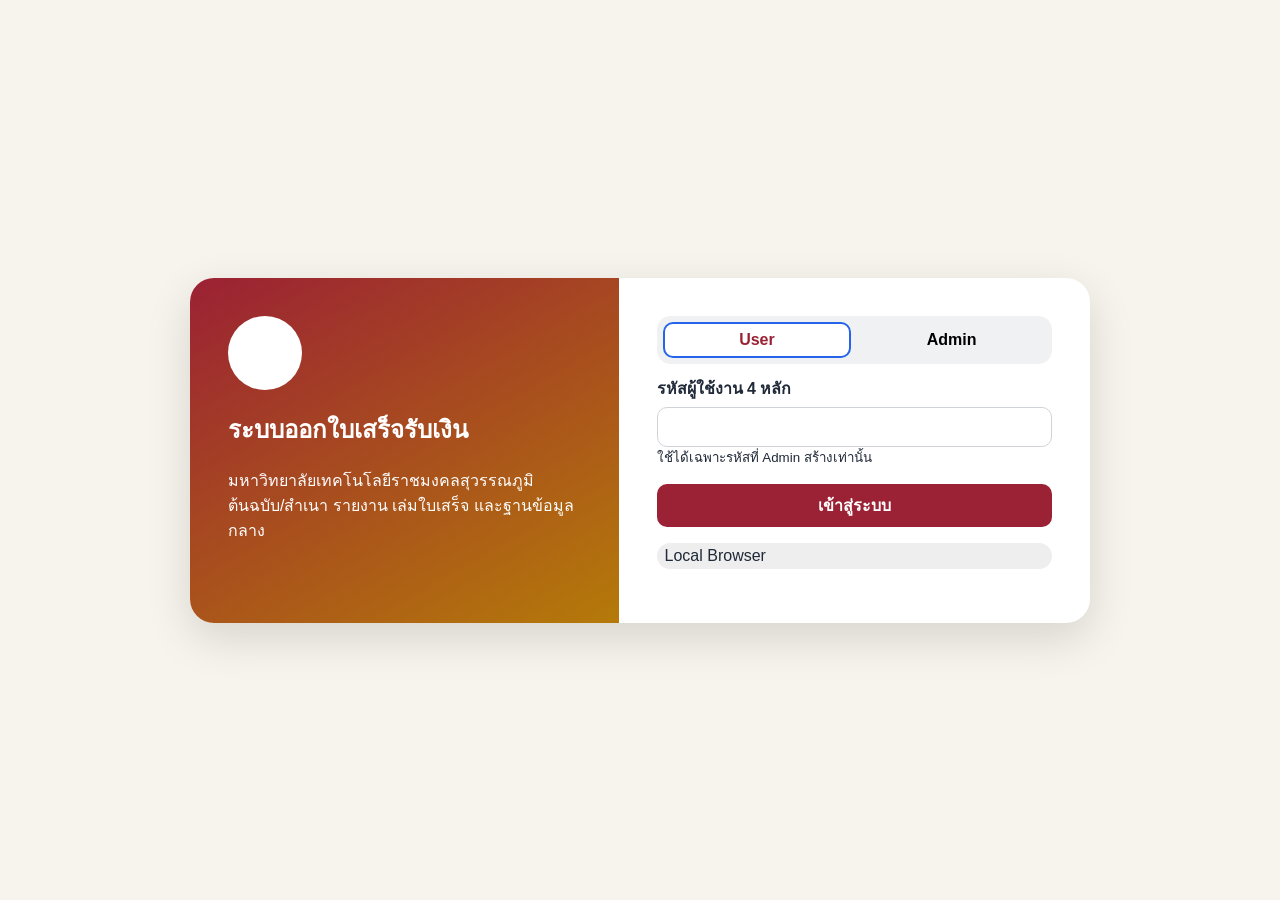
<file: index.html>
<!doctype html>
<html lang="th">
<head>
<meta charset="utf-8">
<meta name="viewport" content="width=device-width,initial-scale=1">
<title>ระบบออกใบเสร็จรับเงิน | มทร.สุวรรณภูมิ</title>
<script src="supabase-config.js"></script>
<style>
:root{--red:#9b2134;--gold:#b57a09;--bg:#f7f4ed;--ink:#1f2937;--line:#e5e7eb}*{box-sizing:border-box}body{margin:0;background:var(--bg);font-family:Tahoma,sans-serif;color:var(--ink)}button,input,select,textarea{font:inherit}button{border:0;border-radius:10px;padding:9px 12px;font-weight:700;cursor:pointer}.hide{display:none!important}.pri{background:var(--red);color:white}.gold{background:var(--gold);color:white}.bad{background:#fee2e2;color:#991b1b}.login{min-height:100vh;display:grid;place-items:center;padding:24px}.box{background:white;border-radius:24px;box-shadow:0 15px 45px #0002;max-width:900px;width:100%;display:grid;grid-template-columns:1fr 1.1fr;overflow:hidden}.hero{background:linear-gradient(150deg,var(--red),var(--gold));color:white;padding:38px}.logo{width:74px;height:74px;border-radius:50%;background:white;margin-bottom:20px}.form{padding:38px}.tabs{display:grid;grid-template-columns:1fr 1fr;background:#f0f1f3;border-radius:14px;padding:6px;gap:6px}.tabs button{background:transparent}.tabs .on{background:white;color:var(--red);box-shadow:0 0 0 2px #2563eb inset}label{display:block;margin:12px 0 6px;font-weight:700}input,select,textarea{width:100%;border:1px solid #cfd3d8;border-radius:10px;padding:10px;background:white}.app{display:grid;grid-template-columns:250px 1fr;min-height:100vh}.side{background:#222;color:white;padding:20px}.side button{width:100%;text-align:left;margin:4px 0;background:transparent;color:white}.side button.on,.side button:hover{background:#ffffff22}.main{padding:24px}.card{background:white;border:1px solid var(--line);border-radius:16px;padding:16px;margin:12px 0;box-shadow:0 4px 16px #0001}.grid{display:grid;gap:12px}.g4{grid-template-columns:repeat(4,1fr)}.row{display:grid;grid-template-columns:repeat(12,1fr);gap:10px;align-items:end}.c2{grid-column:span 2}.c3{grid-column:span 3}.c4{grid-column:span 4}.c6{grid-column:span 6}.c8{grid-column:span 8}.c12{grid-column:span 12}table{width:100%;border-collapse:collapse}th,td{border-bottom:1px solid #eee;padding:8px;text-align:left;vertical-align:top}th{background:#fafafa}.actions{display:flex;gap:6px;flex-wrap:wrap}.item{display:grid;grid-template-columns:1fr 140px auto;gap:8px;margin:6px 0}.tag{border-radius:99px;background:#eee;padding:4px 8px}.print{display:none}.pageA5{width:148mm;min-height:210mm;background:white;padding:9mm;page-break-after:always;position:relative}.garuda{width:54px;height:54px;display:grid;place-items:center;border:1px solid #999;border-radius:50%;font-size:11px}.wm{position:absolute;inset:70mm 0 0;text-align:center;font-size:70px;font-weight:900;color:#9b213410;height:70mm}.rhead{display:grid;grid-template-columns:55px 1fr 120px;gap:8px;position:relative;z-index:1}.rtab{width:100%;table-layout:fixed;position:relative;z-index:1}.rtab td,.rtab th{border:1px solid #111;font-size:12px}.itemsCell{height:88mm}.center{text-align:center}.right{text-align:right}@media(max-width:850px){.box,.app,.g4,.row{grid-template-columns:1fr}.c2,.c3,.c4,.c6,.c8,.c12{grid-column:auto}}@media print{body *{visibility:hidden!important}.print,.print *{visibility:visible!important}.print{display:block!important;position:absolute;inset:0}.pageA5{margin:0}@page{size:A5 portrait;margin:0}}
</style>
</head>
<body>
<section id="login" class="login">
  <div class="box">
    <div class="hero"><div class="logo"></div><h1>ระบบออกใบเสร็จรับเงิน</h1><p>มหาวิทยาลัยเทคโนโลยีราชมงคลสุวรรณภูมิ<br>ต้นฉบับ/สำเนา รายงาน เล่มใบเสร็จ และฐานข้อมูลกลาง</p></div>
    <div class="form">
      <div class="tabs"><button id="btnUser" class="on" type="button">User</button><button id="btnAdmin" type="button">Admin</button></div>
      <form id="loginForm">
        <div id="userBox"><label>รหัสผู้ใช้งาน 4 หลัก</label><input id="userCode" maxlength="4" inputmode="numeric" autocomplete="off"><small>ใช้ได้เฉพาะรหัสที่ Admin สร้างเท่านั้น</small></div>
        <div id="adminBox" class="hide"><label>Username</label><input id="adminUser" autocomplete="off"><label>Password</label><input id="adminPass" type="password"></div>
        <button class="pri" style="width:100%;margin-top:16px">เข้าสู่ระบบ</button><p class="tag">Local Browser</p>
      </form>
    </div>
  </div>
</section>
<section id="app" class="app hide"><aside class="side"><h2>RUS Receipt</h2><p><b id="who"></b><br><span id="whoRole"></span></p><nav id="nav"></nav><button id="logout" type="button">ออกจากระบบ</button></aside><main class="main"><h1 id="title"></h1><div id="view"></div></main></section><div id="print" class="print"></div>
<script>
const KEY='rus_receipt_v7_admin_created_users_only',ADMIN='admin',PASS='9999';let role='user',current=null,page='dash';
let data=load();
function load(){try{let x=JSON.parse(localStorage.getItem(KEY)||'null');if(x)return norm(x)}catch(e){}return norm({users:[],titles:['นาย','นาง','นางสาว','ดร.','อื่นๆ'],items:['ค่าลงทะเบียน','ค่าธรรมเนียมธนาคาร','ค่าบำรุงการศึกษา'],projects:[{name:'ไม่ระบุโครงการ',active:true},{name:'โครงการบริการวิชาการ',active:true}],payerBanks:['ธนาคารกรุงไทย','ธนาคารไทยพาณิชย์','ธนาคารกสิกรไทย','ธนาคารกรุงเทพ'],uniBanks:[{id:'b1',bank:'ธนาคารกรุงไทย',name:'มหาวิทยาลัยเทคโนโลยีราชมงคลสุวรรณภูมิ',no:'000-0-00000-0',active:true}],books:[{id:'bk1',bookNo:'2569-001',start:1,end:500,latest:0,active:true,closed:false}],receipts:[],org:'มหาวิทยาลัยเทคโนโลยีราชมงคลสุวรรณภูมิ',addr:'ที่อยู่มหาวิทยาลัย / แก้ไขในเมนูระบบ',position:'เจ้าหน้าที่ผู้รับชำระเงิน'})}
function norm(x){x.users=(x.users||[]).filter(u=>!(u.code==='1001'&&u.name==='เจ้าหน้าที่รับเงิน')).map(u=>({code:String(u.code||''),name:u.name||'',active:u.active!==false}));x.titles=x.titles&&x.titles.length?x.titles:['นาย','นาง','นางสาว','ดร.','อื่นๆ'];x.items=x.items&&x.items.length?x.items:['ค่าลงทะเบียน'];x.projects=(x.projects&&x.projects.length?x.projects:[{name:'ไม่ระบุโครงการ',active:true}]).map(p=>typeof p==='string'?{name:p,active:true}:p);if(!x.projects.some(p=>p.name==='ไม่ระบุโครงการ'))x.projects.unshift({name:'ไม่ระบุโครงการ',active:true});x.payerBanks=x.payerBanks||[];x.uniBanks=x.uniBanks||[];x.books=x.books||[];x.receipts=x.receipts||[];x.org=x.org||'มหาวิทยาลัยเทคโนโลยีราชมงคลสุวรรณภูมิ';x.addr=x.addr||'';x.position=x.position||'เจ้าหน้าที่ผู้รับชำระเงิน';return x}
function save(){localStorage.setItem(KEY,JSON.stringify(data))}function esc(v){return String(v??'').replace(/[&<>"']/g,m=>({'&':'&amp;','<':'&lt;','>':'&gt;','"':'&quot;',"'":'&#39;'}[m]))}function id(){return'id_'+Date.now().toString(36)+Math.random().toString(36).slice(2,8)}function money(n){return Number(n||0).toLocaleString('th-TH',{minimumFractionDigits:2,maximumFractionDigits:2})}function dth(x){return new Date(x).toLocaleString('th-TH',{dateStyle:'short',timeStyle:'short'})}
btnUser.onclick=()=>setRole('user');btnAdmin.onclick=()=>setRole('admin');function setRole(r){role=r;btnUser.classList.toggle('on',r==='user');btnAdmin.classList.toggle('on',r==='admin');userBox.classList.toggle('hide',r!=='user');adminBox.classList.toggle('hide',r!=='admin')}
loginForm.onsubmit=e=>{e.preventDefault();if(role==='admin'){if(adminUser.value.trim()===ADMIN&&adminPass.value===PASS){current={role:'admin',name:'ผู้ดูแลระบบ'};page='dash';enter()}else alert('Username หรือ Password ไม่ถูกต้อง')}else{let code=userCode.value.trim(),u=data.users.find(x=>x.code===code);if(!/^\d{4}$/.test(code))return alert('กรุณากรอกรหัส 4 หลัก');if(!u)return alert('รหัสนี้ยังไม่ได้สร้างโดย Admin');if(!u.active)return alert('User นี้ถูกปิดใช้งาน');current={role:'user',name:u.name,code:u.code};page='new';enter()}};logout.onclick=()=>{current=null;app.classList.add('hide');login.classList.remove('hide')};
function enter(){login.classList.add('hide');app.classList.remove('hide');who.textContent=current.name;whoRole.textContent=current.role;drawNav();drawPage()}
function drawNav(){let m=current.role==='admin'?[['dash','แดชบอร์ด'],['users','ผู้ใช้งาน'],['setup','เมนูระบบ'],['banks','บัญชีธนาคาร'],['books','เล่มที่/เลขที่'],['receipts','ใบเสร็จ'],['reports','รายงาน'],['new','ออกใบเสร็จ']]:[['new','ออกใบเสร็จ']];nav.innerHTML=m.map(x=>`<button class='${page===x[0]?'on':''}' data-p='${x[0]}'>${x[1]}</button>`).join('');nav.querySelectorAll('button').forEach(b=>b.onclick=()=>{page=b.dataset.p;drawNav();drawPage()})}
function drawPage(){if(current.role!=='admin'&&page!=='new')page='new';let names={dash:'แดชบอร์ด',users:'ผู้ใช้งาน',setup:'เมนูระบบ',banks:'บัญชีธนาคาร',books:'เล่มที่/เลขที่',receipts:'ใบเสร็จ',reports:'รายงาน',new:'บันทึกรายการชำระเงิน'};title.textContent=names[page];view.innerHTML=({dash,users,setup,banks,books,receipts,reports,new:newReceipt}[page])();bindPage()}
function dash(){let ok=data.receipts.filter(r=>r.status!=='ยกเลิก'),can=data.receipts.filter(r=>r.status==='ยกเลิก'),sum=ok.reduce((a,r)=>a+Number(r.total||0),0);return`<div class='grid g4'><div class='card'><b>ทั้งหมด</b><h1>${data.receipts.length}</h1></div><div class='card'><b>ปกติ</b><h1>${ok.length}</h1></div><div class='card'><b>ยกเลิก</b><h1>${can.length}</h1></div><div class='card'><b>ยอดรับสุทธิ</b><h1>${money(sum)}</h1></div></div><div class='card'><h3>ใบเสร็จล่าสุด</h3>${receiptTable(data.receipts.slice(-8).reverse())}</div>`}
function users(){return`<div class='card'><h3>เพิ่ม User</h3><div class='row'><div class='c3'><label>รหัส 4 หลัก</label><input id='uc' maxlength='4'></div><div class='c6'><label>ชื่อ-นามสกุล</label><input id='un'></div><div class='c3'><button class='pri' id='addUser'>เพิ่ม User</button></div></div></div><div class='card'><table><tr><th>รหัส</th><th>ชื่อ</th><th>สถานะ</th><th></th></tr>${data.users.map((u,i)=>`<tr><td>${u.code}</td><td>${esc(u.name)}</td><td>${u.active?'ใช้งาน':'ปิด'}</td><td class='actions'><button data-edit='${i}'>แก้ไข</button><button data-toggle='${i}'>${u.active?'ปิด':'เปิด'}</button><button class='bad' data-del='${i}'>ลบ</button></td></tr>`).join('')}</table></div>`}
function setup(){return`<div class='card'><h3>ข้อมูลองค์กร</h3><label>ชื่อมหาวิทยาลัย</label><input id='org' value='${esc(data.org)}'><label>ที่อยู่</label><textarea id='addr'>${esc(data.addr)}</textarea><label>ตำแหน่ง</label><input id='pos' value='${esc(data.position)}'><button class='pri' id='saveOrg'>บันทึก</button></div><div class='card'><h3>ชื่อโครงการ</h3><input id='projName'><button id='addProj'>เพิ่ม</button><table>${data.projects.map((p,i)=>`<tr><td>${esc(p.name)}</td><td>${p.active?'เปิด':'ปิด'}</td><td>${p.name==='ไม่ระบุโครงการ'?'':`<button data-proj='${i}'>เปิด/ปิด</button>`}</td></tr>`).join('')}</table></div>`}
function banks(){return`<div class='card'><h3>บัญชีมหาวิทยาลัย</h3><div class='row'><div class='c3'><input id='bb' placeholder='ธนาคาร'></div><div class='c4'><input id='bn' placeholder='ชื่อบัญชี'></div><div class='c3'><input id='bno' placeholder='เลขบัญชี'></div><div class='c2'><button class='pri' id='addBank'>เพิ่ม</button></div></div><table>${data.uniBanks.map((b,i)=>`<tr><td>${esc(b.bank)}</td><td>${esc(b.name)}</td><td>${esc(b.no)}</td><td>${b.active?'เปิด':'ปิด'}</td><td><button data-bank='${i}'>เปิด/ปิด</button></td></tr>`).join('')}</table></div>`}
function books(){return`<div class='card'><h3>เพิ่มเล่ม</h3><div class='row'><div class='c3'><input id='bookNo' placeholder='เล่มที่'></div><div class='c2'><input id='start' type='number' value='1'></div><div class='c2'><input id='end' type='number' value='500'></div><div class='c2'><input id='latest' type='number' value='0'></div><div class='c3'><button class='pri' id='addBook'>เพิ่ม</button></div></div></div><div class='card'><table><tr><th>เล่ม</th><th>ช่วง</th><th>ล่าสุด</th><th>สถานะ</th><th></th></tr>${data.books.map((b,i)=>`<tr><td>${esc(b.bookNo)}</td><td>${b.start}-${b.end}</td><td>${b.latest}</td><td>${b.active&&!b.closed?'ใช้งาน':b.closed?'ปิด':'ไม่ใช้งาน'}</td><td class='actions'><button data-usebook='${i}'>ตั้งใช้</button><button data-closebook='${i}'>เปิด/ปิด</button></td></tr>`).join('')}</table></div>`}
function receipts(){return`<div class='card'>${receiptTable(data.receipts.slice().reverse())}</div>`}function receiptTable(a){return a.length?`<table><tr><th>วันที่</th><th>เล่ม/เลข</th><th>ผู้ชำระ</th><th>ยอด</th><th>สถานะ</th><th></th></tr>${a.map(r=>`<tr><td>${dth(r.date)}</td><td>${r.bookNo}/${r.no}</td><td>${esc(r.payer)}</td><td>${money(r.total)}</td><td>${r.status}</td><td class='actions'><button class='gold' data-print='${r.id}'>สำเนา</button><button class='bad' data-cancel='${r.id}'>ยกเลิก</button></td></tr>`).join('')}</table>`:'<p>ยังไม่มีใบเสร็จ</p>'}
function newReceipt(){let b=data.books.find(x=>x.active&&!x.closed);return`<div class='card'><b>ผู้รับเงิน:</b> ${esc(current.name)} | <span class='tag'>${b?'เล่ม '+b.bookNo:'ยังไม่มีเล่มใช้งาน'}</span></div><form id='rf' class='card'><div class='row'><div class='c3'><label>ประเภทผู้ชำระ</label><select id='ptype'><option>บุคคล</option><option>หน่วยงาน</option></select></div><div class='c3 person'><label>คำนำหน้า</label><select id='titleSel'>${data.titles.map(x=>`<option>${esc(x)}</option>`).join('')}</select></div><div class='c3 person'><label>ชื่อ</label><input id='fname'></div><div class='c3 person'><label>นามสกุล</label><input id='lname'></div><div class='c9 org hide'><label>ชื่อหน่วยงาน</label><input id='orgName'></div><div class='c6'><label>รายละเอียด 1</label><input id='d1'></div><div class='c6'><label>รายละเอียด 2</label><input id='d2'></div><div class='c4'><label>ช่องทาง</label><select id='method'><option>เงินสด</option><option>เงินโอน</option></select></div><div class='c4'><label>ชื่อโครงการ</label><select id='proj'>${data.projects.filter(p=>p.active).map(p=>`<option>${esc(p.name)}</option>`).join('')}</select></div><div class='c4'><label>รายละเอียดเพิ่ม</label><input id='more'></div></div><h3>รายการชำระเงิน</h3><div id='lines'></div><button type='button' id='addLine'>+ เพิ่มรายการ</button><h2 class='right'>รวม <span id='total'>0.00</span></h2><button class='pri'>บันทึกแล้วพิมพ์</button></form>`}
function reports(){let rows=[];data.receipts.forEach(r=>(r.lines||[]).forEach(l=>rows.push({date:dth(r.date),bookNo:r.bookNo,no:r.no,payer:r.payer,project:r.project==='ไม่ระบุโครงการ'?'':r.project,method:r.method,status:r.status,issuer:r.issuer,item:l.name,amount:l.amount})));return`<div class='card'><button class='gold' id='csv'>Export CSV</button></div><div class='card'><table><tr><th>วันที่</th><th>เล่ม</th><th>เลขที่</th><th>ผู้ชำระ</th><th>โครงการ</th><th>ช่องทาง</th><th>สถานะ</th><th>ผู้ออก</th><th>รายการ</th><th>จำนวนเงิน</th></tr>${rows.map(r=>`<tr><td>${r.date}</td><td>${r.bookNo}</td><td>${r.no}</td><td>${esc(r.payer)}</td><td>${esc(r.project)}</td><td>${r.method}</td><td>${r.status}</td><td>${esc(r.issuer)}</td><td>${esc(r.item)}</td><td>${money(r.amount)}</td></tr>`).join('')}</table></div>`}
function bindPage(){if(page==='users'){addUser.onclick=()=>{if(!/^\d{4}$/.test(uc.value))return alert('รหัสต้องเป็น 4 หลัก');if(data.users.some(u=>u.code===uc.value))return alert('รหัสซ้ำ');data.users.push({code:uc.value,name:un.value,active:true});save();drawPage()};view.querySelectorAll('[data-toggle]').forEach(b=>b.onclick=()=>{data.users[b.dataset.toggle].active=!data.users[b.dataset.toggle].active;save();drawPage()});view.querySelectorAll('[data-del]').forEach(b=>b.onclick=()=>{if(confirm('ลบ User?')){data.users.splice(b.dataset.del,1);save();drawPage()}});view.querySelectorAll('[data-edit]').forEach(b=>b.onclick=()=>{let u=data.users[b.dataset.edit],n=prompt('ชื่อ-นามสกุล',u.name);if(n!==null){u.name=n;save();drawPage()}})}if(page==='setup'){saveOrg.onclick=()=>{data.org=org.value;data.addr=addr.value;data.position=pos.value;save();alert('บันทึกแล้ว')};addProj.onclick=()=>{if(projName.value)data.projects.push({name:projName.value,active:true});save();drawPage()};view.querySelectorAll('[data-proj]').forEach(b=>b.onclick=()=>{data.projects[b.dataset.proj].active=!data.projects[b.dataset.proj].active;save();drawPage()})}if(page==='banks'){addBank.onclick=()=>{data.uniBanks.push({id:id(),bank:bb.value,name:bn.value,no:bno.value,active:true});save();drawPage()};view.querySelectorAll('[data-bank]').forEach(b=>b.onclick=()=>{data.uniBanks[b.dataset.bank].active=!data.uniBanks[b.dataset.bank].active;save();drawPage()})}if(page==='books'){addBook.onclick=()=>{let st=+start.value,en=+end.value;if(en<st||en-st+1>500)return alert('1 เล่มไม่เกิน 500 เลข');data.books.push({id:id(),bookNo:bookNo.value,start:st,end:en,latest:+latest.value,active:false,closed:false});save();drawPage()};view.querySelectorAll('[data-usebook]').forEach(b=>b.onclick=()=>{data.books.forEach(x=>x.active=false);let bk=data.books[b.dataset.usebook];if(!bk.closed)bk.active=true;save();drawPage()});view.querySelectorAll('[data-closebook]').forEach(b=>b.onclick=()=>{let bk=data.books[b.dataset.closebook];bk.closed=!bk.closed;if(bk.closed)bk.active=false;save();drawPage()})}if(page==='new'){function add(){lines.insertAdjacentHTML('beforeend',`<div class='item'><select>${data.items.map(x=>`<option>${esc(x)}</option>`).join('')}</select><input type='number' step='0.01' value='0'><button type='button' class='bad'>ลบ</button></div>`);bindLines()}function calc(){let t=[...lines.querySelectorAll('input')].reduce((a,e)=>a+ +e.value,0);total.textContent=money(t)}function bindLines(){lines.querySelectorAll('input').forEach(i=>i.oninput=calc);lines.querySelectorAll('.bad').forEach(b=>b.onclick=()=>{b.parentElement.remove();calc()});calc()}addLine.onclick=add;ptype.onchange=()=>{view.querySelectorAll('.person').forEach(e=>e.classList.toggle('hide',ptype.value!=='บุคคล'));view.querySelectorAll('.org').forEach(e=>e.classList.toggle('hide',ptype.value!=='หน่วยงาน'))};rf.onsubmit=e=>{e.preventDefault();let bk=data.books.find(x=>x.active&&!x.closed);if(!bk)return alert('ยังไม่มีเล่มใช้งาน');let ls=[...lines.children].map(x=>({name:x.querySelector('select').value,amount:+x.querySelector('input').value})).filter(x=>x.amount>0);if(!ls.length)return alert('กรุณาใส่รายการ');let payer=ptype.value==='บุคคล'?[titleSel.value,fname.value,lname.value].filter(Boolean).join(' '):orgName.value;if(!payer.trim())return alert('กรุณากรอกผู้ชำระ');let n=Math.max(bk.start,bk.latest+1);if(n>bk.end)return alert('เลขในเล่มครบแล้ว');bk.latest=n;let r={id:id(),date:new Date().toISOString(),bookNo:bk.bookNo,no:String(n).padStart(3,'0'),payer,detail:d1.value+' '+d2.value,method:method.value,project:proj.value,more:more.value,lines:ls,total:ls.reduce((a,x)=>a+x.amount,0),status:'ปกติ',issuer:current.name};data.receipts.push(r);save();printReceipt(r,true);drawPage()};add()}view.querySelectorAll('[data-print]').forEach(b=>b.onclick=()=>printReceipt(data.receipts.find(r=>r.id===b.dataset.print),false));view.querySelectorAll('[data-cancel]').forEach(b=>b.onclick=()=>{let r=data.receipts.find(r=>r.id===b.dataset.cancel);if(r&&r.status!=='ยกเลิก'){let reason=prompt('หมายเหตุการยกเลิก');if(reason){r.status='ยกเลิก';r.cancelReason=reason;save();drawPage()}}});if(page==='reports'&&document.getElementById('csv'))csv.onclick=exportCSV}
function printReceipt(r,both){print.innerHTML=(both?pageA5(r,'ต้นฉบับ'):'')+pageA5(r,'สำเนา');setTimeout(()=>window.print(),100)}function pageA5(r,kind){let pro=r.project&&r.project!=='ไม่ระบุโครงการ'?`<b>ชื่อโครงการ:</b> ${esc(r.project)}<br>`:'';return`<section class='pageA5'><div class='wm'>RUS</div><div class='rhead'><div class='garuda'>ครุฑ</div><div class='center'><b>${esc(data.org)}</b><div>${esc(data.addr)}</div><h2>ใบเสร็จรับเงิน</h2></div><div class='right'><b>${kind}</b><br>เล่มที่ ${r.bookNo}<br>เลขที่ ${r.no}<br>${dth(r.date)}</div></div><p style='position:relative;z-index:1'><b>ได้รับเงินจาก</b> ${esc(r.payer)}<br>${esc(r.detail||'')} ${esc(r.more||'')}</p><table class='rtab'><tr><th>รายการชำระเงิน</th><th style='width:32mm'>จำนวนเงิน</th></tr><tr><td class='itemsCell'>${pro}${r.lines.map(l=>esc(l.name)).join('<br>')}</td><td class='itemsCell right'>${r.lines.map(l=>money(l.amount)).join('<br>')}</td></tr><tr><td class='center'><b>(${money(r.total)} บาท)</b></td><td class='right'><b>${money(r.total)}</b></td></tr></table><p class='right'>ไว้เป็นการถูกต้องแล้ว<br><br>(${esc(r.issuer)})<br>${esc(data.position)}</p>${r.status==='ยกเลิก'?'<h1 class=center>ยกเลิก</h1><p>หมายเหตุ: '+esc(r.cancelReason||'')+'</p>':''}</section>`}
function exportCSV(){let rows=[];data.receipts.forEach(r=>(r.lines||[]).forEach(l=>rows.push([dth(r.date),r.bookNo,r.no,r.payer,r.project,r.method,r.status,r.issuer,l.name,l.amount])));let csv='\ufeffวันที่,เล่มที่,เลขที่,ผู้ชำระ,ชื่อโครงการ,ช่องทาง,สถานะ,ผู้ออก,รายการ,จำนวนเงิน\n'+rows.map(r=>r.map(x=>'"'+String(x??'').replace(/"/g,'""')+'"').join(',')).join('\n');let a=document.createElement('a');a.href=URL.createObjectURL(new Blob([csv],{type:'text/csv'}));a.download='report.csv';a.click()}
</script>
</body>
</html>
</file>
